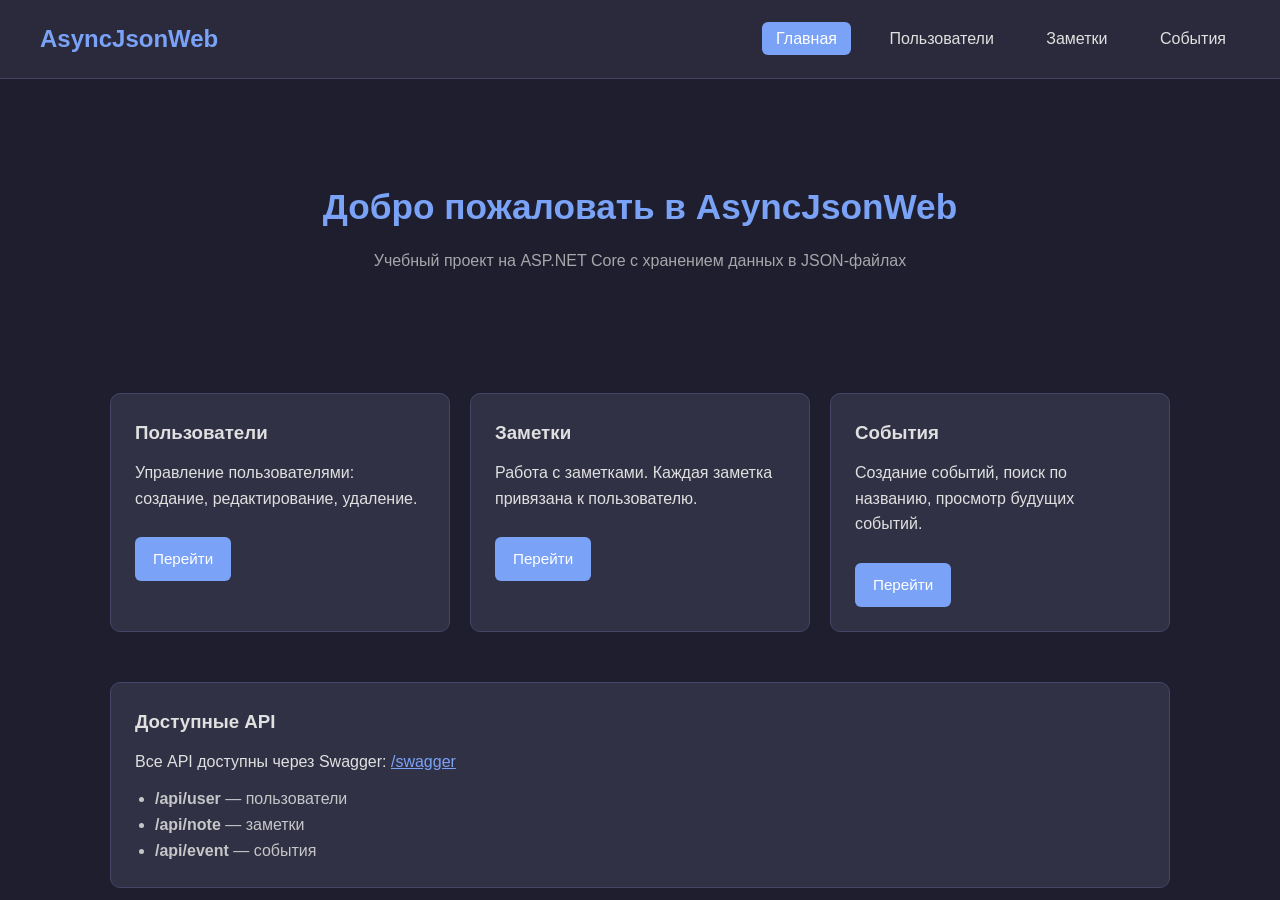
<file: AsyncJsonWeb/wwroot/index.html>
﻿<!DOCTYPE html>
<html lang="ru">
<head>
    <meta charset="UTF-8">
    <meta name="viewport" content="width=device-width, initial-scale=1.0">
    <title>AsyncJsonWeb — Главная</title>
    <link rel="stylesheet" href="css/style.css">
</head>
<body>
    <header>
        <h1>AsyncJsonWeb</h1>
        <nav>
            <a href="index.html" class="active">Главная</a>
            <a href="users.html">Пользователи</a>
            <a href="notes.html">Заметки</a>
            <a href="events.html">События</a>
        </nav>
    </header>

    <main>
        <section class="hero">
            <h2>Добро пожаловать в AsyncJsonWeb</h2>
            <p>Учебный проект на ASP.NET Core с хранением данных в JSON-файлах</p>
        </section>

        <section class="grid-cards">
            <div class="card">
                <h3>Пользователи</h3>
                <p>Управление пользователями: создание, редактирование, удаление.</p>
                <br>
                <a href="users.html" class="btn btn-primary">Перейти</a>
            </div>

            <div class="card">
                <h3>Заметки</h3>
                <p>Работа с заметками. Каждая заметка привязана к пользователю.</p>
                <br>
                <a href="notes.html" class="btn btn-primary">Перейти</a>
            </div>

            <div class="card">
                <h3>События</h3>
                <p>Создание событий, поиск по названию, просмотр будущих событий.</p>
                <br>
                <a href="events.html" class="btn btn-primary">Перейти</a>
            </div>
        </section>

        <section class="card" style="margin-top: 30px;">
            <h3>Доступные API</h3>
            <p>Все API доступны через Swagger: <a href="/swagger" style="color: var(--accent);">/swagger</a></p>
            <ul style="margin-top: 12px; margin-left: 20px; opacity: 0.85;">
                <li><strong>/api/user</strong> — пользователи</li>
                <li><strong>/api/note</strong> — заметки</li>
                <li><strong>/api/event</strong> — события</li>
            </ul>
        </section>
    </main>
</body>
</html>
</file>
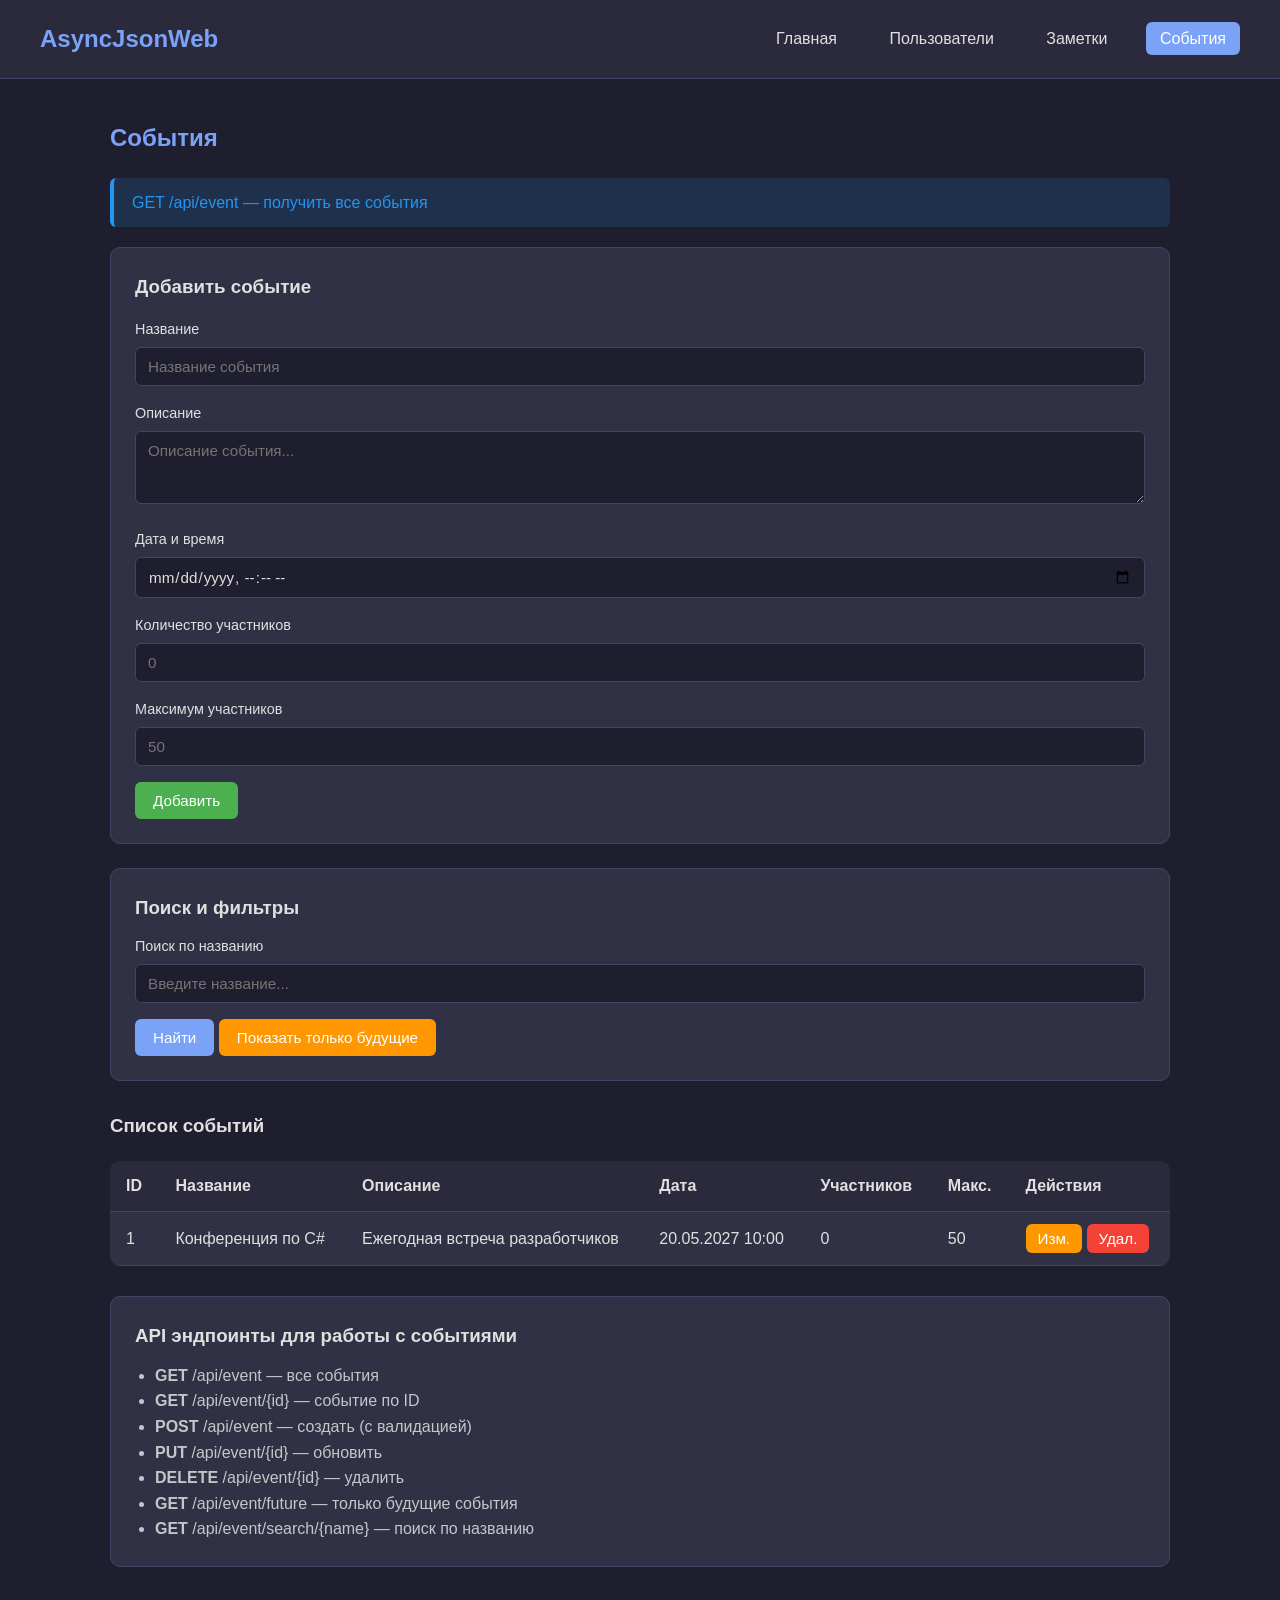
<file: AsyncJsonWeb/wwroot/events.html>
﻿<!DOCTYPE html>
<html lang="ru">
<head>
    <meta charset="UTF-8">
    <meta name="viewport" content="width=device-width, initial-scale=1.0">
    <title>События — AsyncJsonWeb</title>
    <link rel="stylesheet" href="css/style.css">
</head>
<body>
    <header>
        <h1>AsyncJsonWeb</h1>
        <nav>
            <a href="index.html">Главная</a>
            <a href="users.html">Пользователи</a>
            <a href="notes.html">Заметки</a>
            <a href="events.html" class="active">События</a>
        </nav>
    </header>

    <main>
        <h2>События</h2>

        <div class="alert alert-info">
            GET /api/event — получить все события
        </div>

        <!-- Форма добавления -->
        <form>
            <h3 style="margin-bottom: 16px;">Добавить событие</h3>

            <div class="form-group">
                <label for="name">Название</label>
                <input type="text" id="name" placeholder="Название события">
            </div>

            <div class="form-group">
                <label for="description">Описание</label>
                <textarea id="description" rows="3" placeholder="Описание события..."></textarea>
            </div>

            <div class="form-group">
                <label for="date">Дата и время</label>
                <input type="datetime-local" id="date">
            </div>

            <div class="form-group">
                <label for="participants">Количество участников</label>
                <input type="number" id="participants" placeholder="0" min="0">
            </div>

            <div class="form-group">
                <label for="maxParticipants">Максимум участников</label>
                <input type="number" id="maxParticipants" placeholder="50" min="1">
            </div>

            <button type="button" class="btn btn-success">Добавить</button>
        </form>

        <!-- Фильтры -->
        <div class="card">
            <h3>Поиск и фильтры</h3>

            <div class="form-group" style="margin-top: 12px;">
                <label for="searchName">Поиск по названию</label>
                <input type="text" id="searchName" placeholder="Введите название...">
            </div>

            <button type="button" class="btn btn-primary">Найти</button>
            <button type="button" class="btn btn-warning">Показать только будущие</button>
        </div>

        <!-- Таблица событий -->
        <h3 style="margin-top: 30px; margin-bottom: 10px;">Список событий</h3>

        <table>
            <thead>
                <tr>
                    <th>ID</th>
                    <th>Название</th>
                    <th>Описание</th>
                    <th>Дата</th>
                    <th>Участников</th>
                    <th>Макс.</th>
                    <th>Действия</th>
                </tr>
            </thead>
            <tbody>
                <tr>
                    <td>1</td>
                    <td>Конференция по C#</td>
                    <td>Ежегодная встреча разработчиков</td>
                    <td>20.05.2027 10:00</td>
                    <td>0</td>
                    <td>50</td>
                    <td>
                        <button class="btn btn-warning" style="padding: 6px 12px;">Изм.</button>
                        <button class="btn btn-danger" style="padding: 6px 12px;">Удал.</button>
                    </td>
                </tr>
            </tbody>
        </table>

        <div class="card" style="margin-top: 30px;">
            <h3>API эндпоинты для работы с событиями</h3>
            <ul style="margin-top: 12px; margin-left: 20px; opacity: 0.85;">
                <li><strong>GET</strong> /api/event — все события</li>
                <li><strong>GET</strong> /api/event/{id} — событие по ID</li>
                <li><strong>POST</strong> /api/event — создать (с валидацией)</li>
                <li><strong>PUT</strong> /api/event/{id} — обновить</li>
                <li><strong>DELETE</strong> /api/event/{id} — удалить</li>
                <li><strong>GET</strong> /api/event/future — только будущие события</li>
                <li><strong>GET</strong> /api/event/search/{name} — поиск по названию</li>
            </ul>
        </div>
    </main>
</body>
</html>
</file>
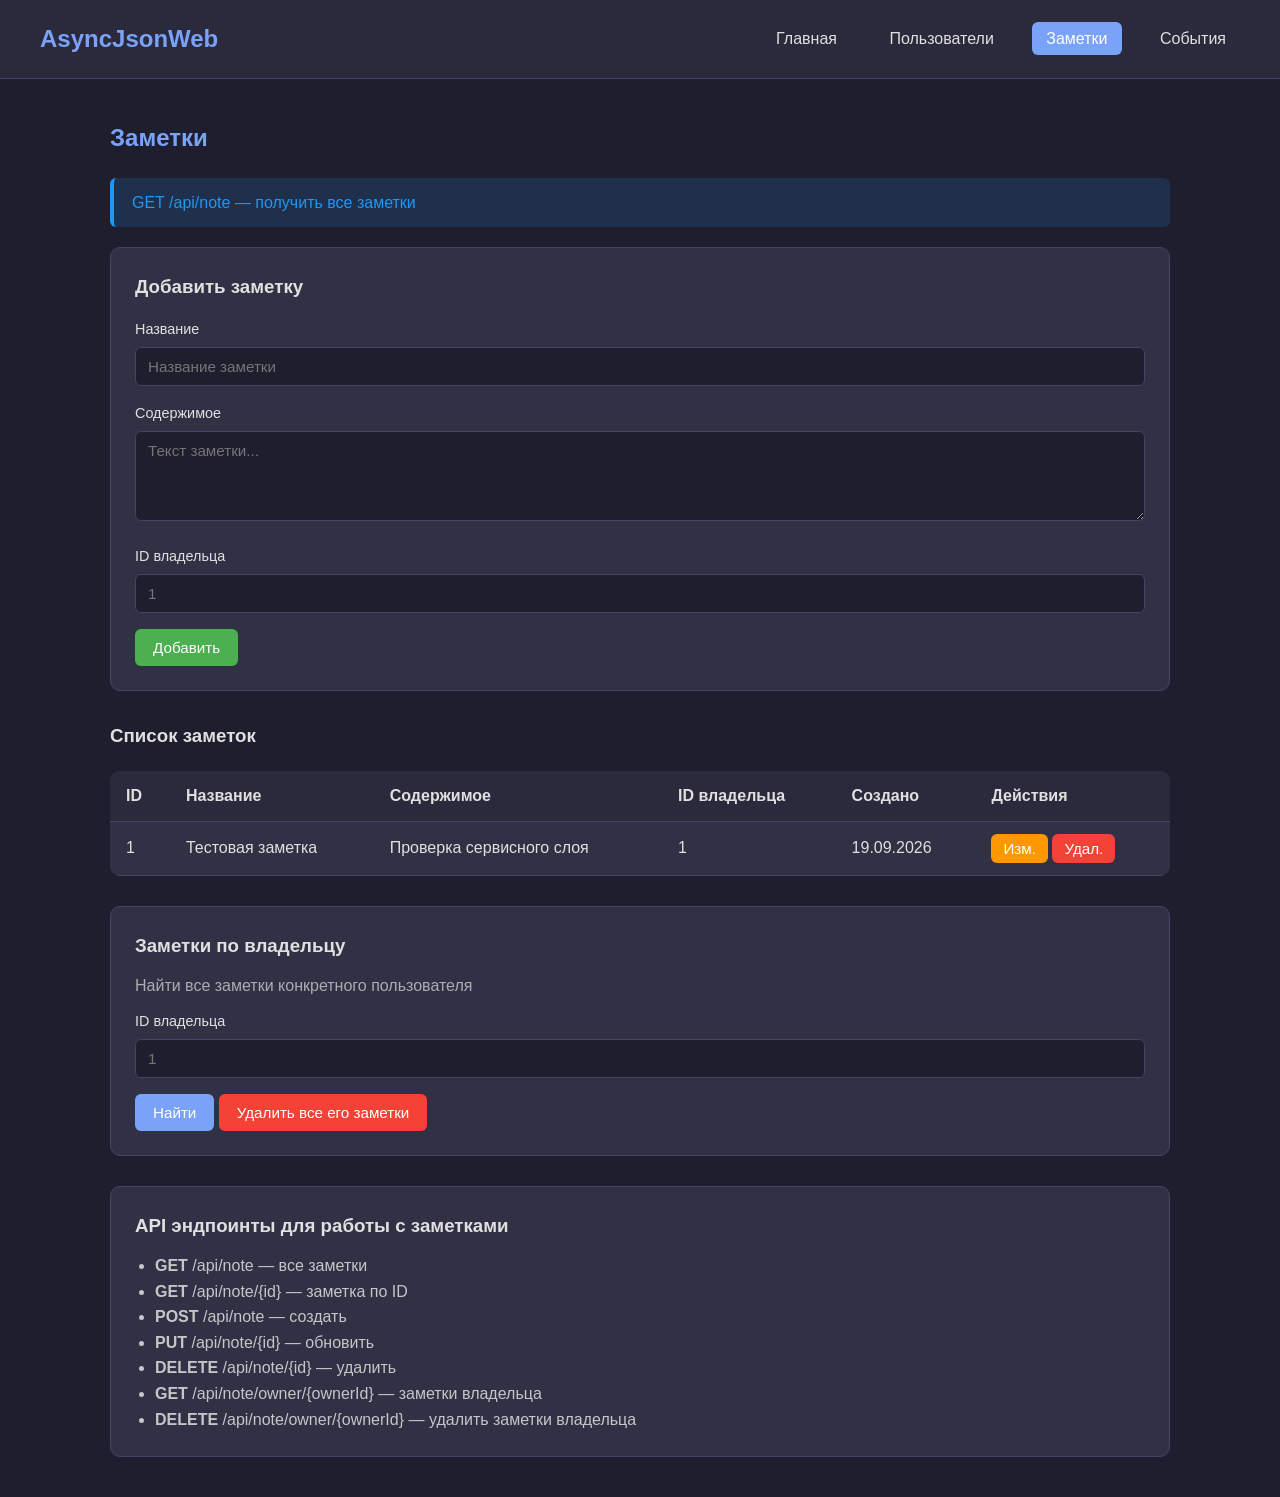
<file: AsyncJsonWeb/wwroot/notes.html>
﻿<!DOCTYPE html>
<html lang="ru">
<head>
    <meta charset="UTF-8">
    <meta name="viewport" content="width=device-width, initial-scale=1.0">
    <title>Заметки — AsyncJsonWeb</title>
    <link rel="stylesheet" href="css/style.css">
</head>
<body>
    <header>
        <h1>AsyncJsonWeb</h1>
        <nav>
            <a href="index.html">Главная</a>
            <a href="users.html">Пользователи</a>
            <a href="notes.html" class="active">Заметки</a>
            <a href="events.html">События</a>
        </nav>
    </header>

    <main>
        <h2>Заметки</h2>

        <div class="alert alert-info">
            GET /api/note — получить все заметки
        </div>

        <!-- Форма добавления -->
        <form>
            <h3 style="margin-bottom: 16px;">Добавить заметку</h3>

            <div class="form-group">
                <label for="title">Название</label>
                <input type="text" id="title" placeholder="Название заметки">
            </div>

            <div class="form-group">
                <label for="content">Содержимое</label>
                <textarea id="content" rows="4" placeholder="Текст заметки..."></textarea>
            </div>

            <div class="form-group">
                <label for="ownerId">ID владельца</label>
                <input type="number" id="ownerId" placeholder="1" min="1">
            </div>

            <button type="button" class="btn btn-success">Добавить</button>
        </form>

        <!-- Таблица заметок -->
        <h3 style="margin-top: 30px; margin-bottom: 10px;">Список заметок</h3>

        <table>
            <thead>
                <tr>
                    <th>ID</th>
                    <th>Название</th>
                    <th>Содержимое</th>
                    <th>ID владельца</th>
                    <th>Создано</th>
                    <th>Действия</th>
                </tr>
            </thead>
            <tbody>
                <tr>
                    <td>1</td>
                    <td>Тестовая заметка</td>
                    <td>Проверка сервисного слоя</td>
                    <td>1</td>
                    <td>19.09.2026</td>
                    <td>
                        <button class="btn btn-warning" style="padding: 6px 12px;">Изм.</button>
                        <button class="btn btn-danger" style="padding: 6px 12px;">Удал.</button>
                    </td>
                </tr>
            </tbody>
        </table>

        <!-- Поиск заметок по владельцу -->
        <div class="card" style="margin-top: 30px;">
            <h3>Заметки по владельцу</h3>
            <p style="opacity: 0.7; margin-bottom: 12px;">Найти все заметки конкретного пользователя</p>

            <div class="form-group">
                <label for="ownerIdSearch">ID владельца</label>
                <input type="number" id="ownerIdSearch" placeholder="1" min="1">
            </div>

            <button type="button" class="btn btn-primary">Найти</button>
            <button type="button" class="btn btn-danger">Удалить все его заметки</button>
        </div>

        <div class="card" style="margin-top: 30px;">
            <h3>API эндпоинты для работы с заметками</h3>
            <ul style="margin-top: 12px; margin-left: 20px; opacity: 0.85;">
                <li><strong>GET</strong> /api/note — все заметки</li>
                <li><strong>GET</strong> /api/note/{id} — заметка по ID</li>
                <li><strong>POST</strong> /api/note — создать</li>
                <li><strong>PUT</strong> /api/note/{id} — обновить</li>
                <li><strong>DELETE</strong> /api/note/{id} — удалить</li>
                <li><strong>GET</strong> /api/note/owner/{ownerId} — заметки владельца</li>
                <li><strong>DELETE</strong> /api/note/owner/{ownerId} — удалить заметки владельца</li>
            </ul>
        </div>
    </main>
</body>
</html>
</html>
</file>
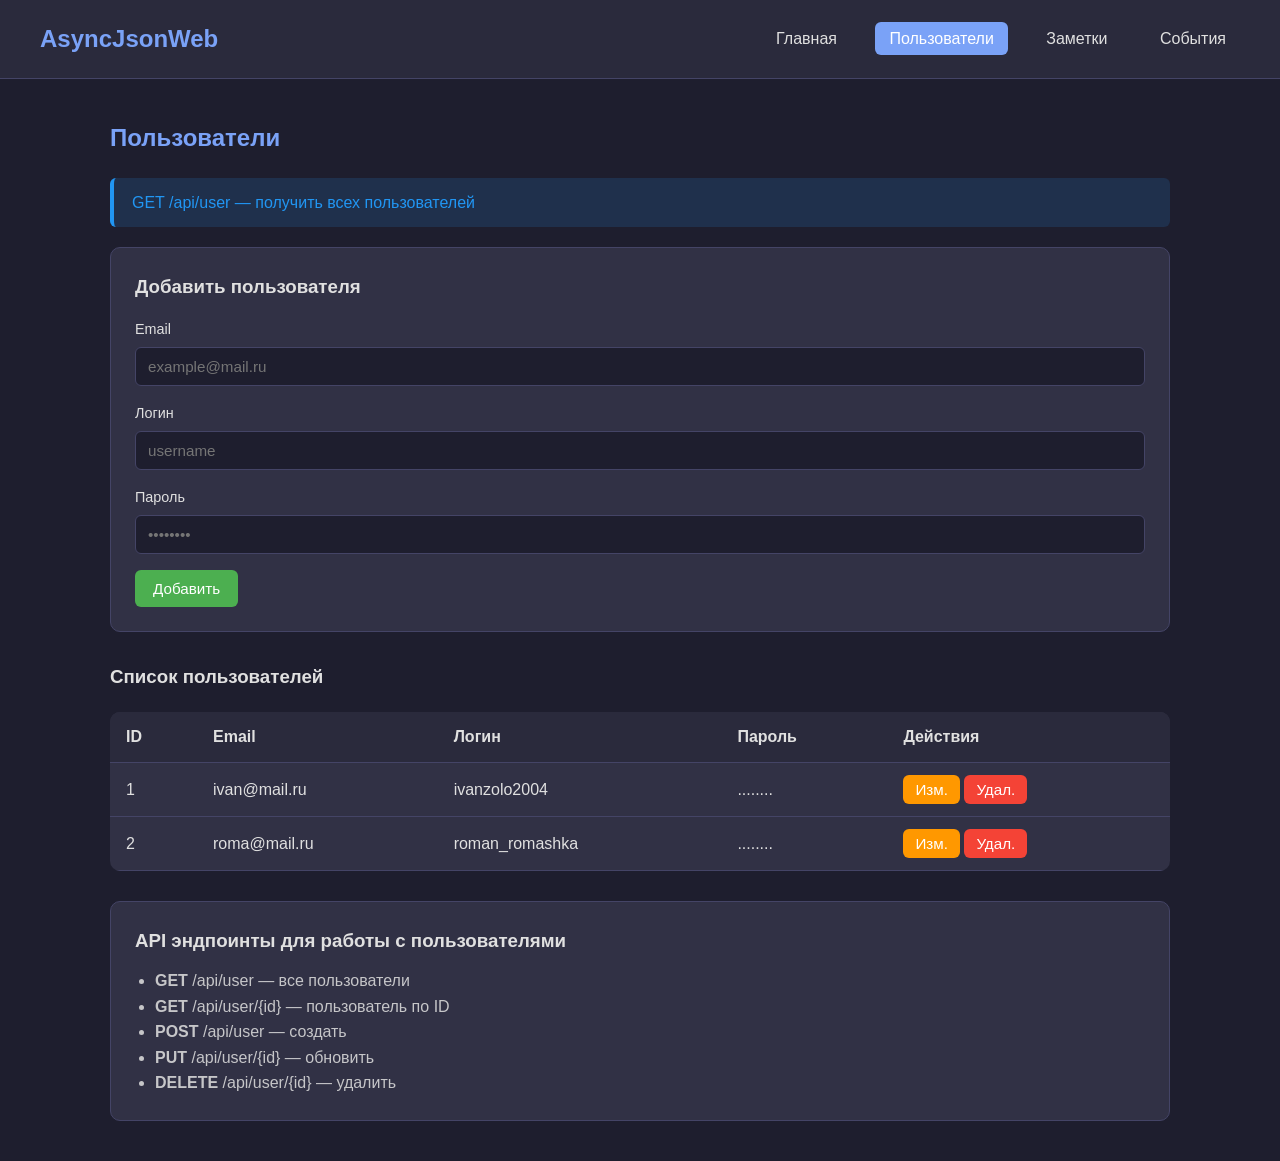
<file: AsyncJsonWeb/wwroot/users.html>
﻿<!DOCTYPE html>
<html lang="ru">
<head>
    <meta charset="UTF-8">
    <meta name="viewport" content="width=device-width, initial-scale=1.0">
    <title>Пользователи — AsyncJsonWeb</title>
    <link rel="stylesheet" href="css/style.css">
</head>
<body>
    <header>
        <h1>AsyncJsonWeb</h1>
        <nav>
            <a href="index.html">Главная</a>
            <a href="users.html" class="active">Пользователи</a>
            <a href="notes.html">Заметки</a>
            <a href="events.html">События</a>
        </nav>
    </header>

    <main>
        <h2>Пользователи</h2>

        <div class="alert alert-info">
            GET /api/user — получить всех пользователей
        </div>

        <!-- Форма добавления -->
        <form>
            <h3 style="margin-bottom: 16px;">Добавить пользователя</h3>

            <div class="form-group">
                <label for="email">Email</label>
                <input type="email" id="email" placeholder="example@mail.ru">
            </div>

            <div class="form-group">
                <label for="login">Логин</label>
                <input type="text" id="login" placeholder="username">
            </div>

            <div class="form-group">
                <label for="password">Пароль</label>
                <input type="password" id="password" placeholder="••••••••">
            </div>

            <button type="button" class="btn btn-success">Добавить</button>
        </form>

        <!-- Таблица пользователей -->
        <h3 style="margin-top: 30px; margin-bottom: 10px;">Список пользователей</h3>

        <table>
            <thead>
                <tr>
                    <th>ID</th>
                    <th>Email</th>
                    <th>Логин</th>
                    <th>Пароль</th>
                    <th>Действия</th>
                </tr>
            </thead>
            <tbody>
                <tr>
                    <td>1</td>
                    <td>ivan@mail.ru</td>
                    <td>ivanzolo2004</td>
                    <td>........</td>
                    <td>
                        <button class="btn btn-warning" style="padding: 6px 12px;">Изм.</button>
                        <button class="btn btn-danger" style="padding: 6px 12px;">Удал.</button>
                    </td>
                </tr>
                <tr>
                    <td>2</td>
                    <td>roma@mail.ru</td>
                    <td>roman_romashka</td>
                    <td>........</td>
                    <td>
                        <button class="btn btn-warning" style="padding: 6px 12px;">Изм.</button>
                        <button class="btn btn-danger" style="padding: 6px 12px;">Удал.</button>
                    </td>
                </tr>
            </tbody>
        </table>

        <div class="card" style="margin-top: 30px;">
            <h3>API эндпоинты для работы с пользователями</h3>
            <ul style="margin-top: 12px; margin-left: 20px; opacity: 0.85;">
                <li><strong>GET</strong> /api/user — все пользователи</li>
                <li><strong>GET</strong> /api/user/{id} — пользователь по ID</li>
                <li><strong>POST</strong> /api/user — создать</li>
                <li><strong>PUT</strong> /api/user/{id} — обновить</li>
                <li><strong>DELETE</strong> /api/user/{id} — удалить</li>
            </ul>
        </div>
    </main>
</body>
</html>
</file>
<file: AsyncJsonWeb/wwroot/css/style.css>
﻿@import url('theme.css');

* {
    box-sizing: border-box;
    margin: 0;
    padding: 0;
}

body {
    font-family: 'Segoe UI', Tahoma, sans-serif;
    background-color: var(--bg-main);
    color: var(--text-main);
    line-height: 1.6;
    min-height: 100vh;
}

/* Шапка */
header {
    background-color: var(--bg-secondary);
    border-bottom: 1px solid var(--border);
    padding: 20px 40px;
    display: flex;
    justify-content: space-between;
    align-items: center;
}

    header h1 {
        font-size: 1.5rem;
        color: var(--accent);
    }

nav a {
    color: var(--text-main);
    text-decoration: none;
    margin-left: 20px;
    padding: 8px 14px;
    border-radius: 6px;
    transition: background-color 0.2s;
}

    nav a:hover {
        background-color: var(--bg-hover);
    }

    nav a.active {
        background-color: var(--accent);
        color: #ffffff;
    }

/* Основной контент */
main {
    max-width: 1100px;
    margin: 40px auto;
    padding: 0 20px;
}

h2 {
    margin-bottom: 20px;
    color: var(--accent);
}

/* Карточки */
.card {
    background-color: var(--bg-card);
    border: 1px solid var(--border);
    border-radius: 10px;
    padding: 24px;
    margin-bottom: 20px;
    transition: background-color 0.2s;
}

    .card:hover {
        background-color: var(--bg-hover);
    }

    .card h3 {
        margin-bottom: 12px;
        color: var(--text-main);
    }

/* Кнопки */
.btn {
    display: inline-block;
    padding: 10px 18px;
    border-radius: 6px;
    border: none;
    font-size: 0.95rem;
    cursor: pointer;
    text-decoration: none;
    transition: opacity 0.2s;
}

    .btn:hover {
        opacity: 0.85;
    }

.btn-primary {
    background-color: var(--accent);
    color: #ffffff;
}

.btn-success {
    background-color: var(--color-success);
    color: #ffffff;
}

.btn-danger {
    background-color: var(--color-error);
    color: #ffffff;
}

.btn-warning {
    background-color: var(--color-warning);
    color: #ffffff;
}

/* Таблицы */
table {
    width: 100%;
    border-collapse: collapse;
    margin-top: 20px;
    background-color: var(--bg-card);
    border-radius: 10px;
    overflow: hidden;
}

    table thead {
        background-color: var(--bg-secondary);
    }

    table th, table td {
        padding: 12px 16px;
        text-align: left;
        border-bottom: 1px solid var(--border);
    }

    table tbody tr:hover {
        background-color: var(--bg-hover);
    }

/* Формы */
form {
    background-color: var(--bg-card);
    border: 1px solid var(--border);
    border-radius: 10px;
    padding: 24px;
    margin-bottom: 24px;
}

.form-group {
    margin-bottom: 16px;
}

label {
    display: block;
    margin-bottom: 6px;
    font-size: 0.9rem;
}

input, textarea, select {
    width: 100%;
    padding: 10px 12px;
    border-radius: 6px;
    border: 1px solid var(--border);
    background-color: var(--bg-main);
    color: var(--text-main);
    font-size: 0.95rem;
    font-family: inherit;
}

    input:focus, textarea:focus, select:focus {
        outline: none;
        border-color: var(--accent);
    }

/* Уведомления */
.alert {
    padding: 12px 18px;
    border-radius: 6px;
    margin-bottom: 20px;
    border-left: 4px solid;
}

.alert-success {
    background-color: rgba(76, 175, 80, 0.15);
    border-color: var(--color-success);
    color: var(--color-success);
}

.alert-error {
    background-color: rgba(244, 67, 54, 0.15);
    border-color: var(--color-error);
    color: var(--color-error);
}

.alert-warning {
    background-color: rgba(255, 152, 0, 0.15);
    border-color: var(--color-warning);
    color: var(--color-warning);
}

.alert-info {
    background-color: rgba(33, 150, 243, 0.15);
    border-color: var(--color-info);
    color: var(--color-info);
}

/* Главная страница */
.hero {
    text-align: center;
    padding: 60px 20px;
}

    .hero h2 {
        font-size: 2.2rem;
        margin-bottom: 12px;
    }

    .hero p {
        color: var(--text-main);
        opacity: 0.7;
        margin-bottom: 30px;
    }

.grid-cards {
    display: grid;
    grid-template-columns: repeat(auto-fit, minmax(260px, 1fr));
    gap: 20px;
    margin-top: 30px;
}
</file>
